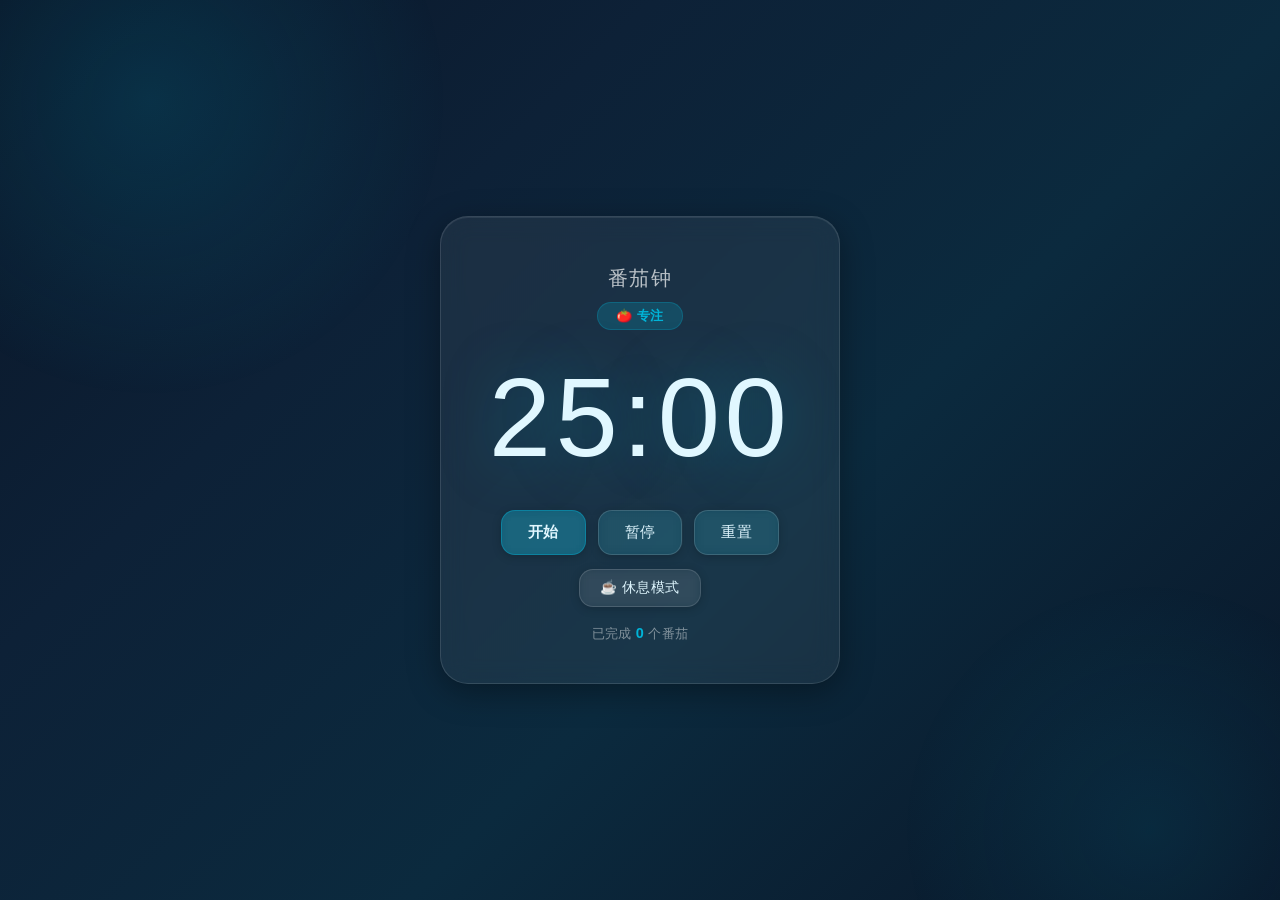
<file: pomodoro.html>
<!DOCTYPE html>
<html lang="zh-CN">
<head>
<meta charset="UTF-8">
<meta name="viewport" content="width=device-width, initial-scale=1.0">
<title>🍅 番茄钟</title>
<style>
  /* ===== Reset & Base ===== */
  *, *::before, *::after { box-sizing: border-box; margin: 0; padding: 0; }

  body {
    min-height: 100vh;
    display: flex;
    align-items: center;
    justify-content: center;
    font-family: 'Segoe UI', 'PingFang SC', 'Microsoft YaHei', sans-serif;
    /* 柔和的渐变背景，给玻璃质感提供"背后内容" */
    background: linear-gradient(135deg, #0a1628 0%, #0d2137 30%, #0b2a3e 60%, #0a1628 100%);
    /* 动态光斑 */
    overflow: hidden;
    user-select: none;
  }

  /* 背景动态光斑 */
  body::before {
    content: '';
    position: fixed;
    width: 600px; height: 600px;
    border-radius: 50%;
    background: radial-gradient(circle, rgba(0,180,216,0.15) 0%, transparent 70%);
    top: -200px; left: -150px;
    animation: floatBlob1 20s ease-in-out infinite;
    pointer-events: none;
  }
  body::after {
    content: '';
    position: fixed;
    width: 500px; height: 500px;
    border-radius: 50%;
    background: radial-gradient(circle, rgba(0,180,216,0.1) 0%, transparent 70%);
    bottom: -180px; right: -120px;
    animation: floatBlob2 25s ease-in-out infinite;
    pointer-events: none;
  }
  @keyframes floatBlob1 {
    0%, 100% { transform: translate(0, 0) scale(1); }
    33% { transform: translate(80px, 60px) scale(1.15); }
    66% { transform: translate(-30px, 40px) scale(0.9); }
  }
  @keyframes floatBlob2 {
    0%, 100% { transform: translate(0, 0) scale(1); }
    33% { transform: translate(-60px, -50px) scale(1.2); }
    66% { transform: translate(40px, -30px) scale(0.85); }
  }

  /* ===== 主卡片 —— 玻璃质感 ===== */
  .card {
    position: relative;
    z-index: 1;
    background: rgba(255, 255, 255, 0.06);
    backdrop-filter: blur(12px);
    -webkit-backdrop-filter: blur(12px);
    border: 1px solid rgba(255, 255, 255, 0.12);
    border-radius: 28px;
    padding: 48px 44px 40px;
    min-width: 400px;
    box-shadow:
      0 8px 32px rgba(0, 0, 0, 0.35),
      inset 0 1px 0 rgba(255, 255, 255, 0.08);
    text-align: center;
    transition: box-shadow 0.4s;
  }

  /* ===== 标题 ===== */
  .title {
    font-size: 1.25rem;
    font-weight: 500;
    color: rgba(255, 255, 255, 0.7);
    letter-spacing: 0.06em;
    margin-bottom: 10px;
  }
  .mode-badge {
    display: inline-block;
    padding: 4px 18px;
    border-radius: 20px;
    font-size: 0.82rem;
    font-weight: 600;
    letter-spacing: 0.04em;
    margin-bottom: 16px;
    background: rgba(0, 180, 216, 0.2);
    color: #00B4D8;
    border: 1px solid rgba(0, 180, 216, 0.25);
    transition: all 0.35s;
  }
  .mode-badge.break {
    background: rgba(144, 200, 80, 0.2);
    color: #90c850;
    border-color: rgba(144, 200, 80, 0.25);
  }

  /* ===== 时间显示 ===== */
  .timer {
    font-size: 7rem;
    font-weight: 200;
    font-variant-numeric: tabular-nums;
    color: #e0f7ff;
    letter-spacing: 0.04em;
    line-height: 1.15;
    text-shadow: 0 0 60px rgba(0, 180, 216, 0.35);
    margin: 8px 0 28px;
    transition: color 0.4s, text-shadow 0.4s;
  }
  .timer.break {
    color: #d8f0c0;
    text-shadow: 0 0 50px rgba(144, 200, 80, 0.3);
  }
  .timer.warning {
    animation: pulse 1s ease-in-out infinite;
  }
  @keyframes pulse {
    0%, 100% { opacity: 1; }
    50% { opacity: 0.55; }
  }

  /* ===== 按钮区 ===== */
  .btn-row {
    display: flex;
    gap: 12px;
    justify-content: center;
    flex-wrap: wrap;
    margin-bottom: 14px;
  }

  .btn {
    padding: 11px 26px;
    border-radius: 14px;
    border: 1px solid rgba(255, 255, 255, 0.15);
    font-size: 0.95rem;
    font-weight: 500;
    letter-spacing: 0.03em;
    cursor: pointer;
    color: #e0f7ff;
    background: rgba(0, 180, 216, 0.15);
    backdrop-filter: blur(6px);
    -webkit-backdrop-filter: blur(6px);
    box-shadow: 0 2px 10px rgba(0,0,0,0.2);
    transition: transform 0.18s, background 0.25s, box-shadow 0.25s, border-color 0.25s;
    outline: none;
  }
  .btn:hover {
    transform: scale(1.06);
    background: rgba(0, 180, 216, 0.28);
    border-color: rgba(0, 180, 216, 0.45);
    box-shadow: 0 4px 18px rgba(0, 180, 216, 0.2);
  }
  .btn:active {
    transform: scale(0.94);
    transition: transform 0.08s;
  }

  /* 主要按钮 */
  .btn--primary {
    background: rgba(0, 180, 216, 0.32);
    border-color: rgba(0, 180, 216, 0.4);
    font-weight: 600;
  }
  .btn--primary:hover {
    background: rgba(0, 180, 216, 0.5);
  }

  /* 模式切换按钮 */
  .btn--mode {
    background: rgba(255, 255, 255, 0.05);
    font-size: 0.85rem;
    padding: 9px 20px;
  }
  .btn--mode:hover {
    background: rgba(255, 255, 255, 0.1);
  }

  /* ===== 番茄计数 ===== */
  .counter {
    margin-top: 18px;
    font-size: 0.82rem;
    color: rgba(255, 255, 255, 0.45);
    letter-spacing: 0.03em;
  }
  .counter span {
    color: #00B4D8;
    font-weight: 600;
    font-size: 1.1em;
  }

  /* ===== 通知卡片 ===== */
  .toast {
    position: fixed;
    top: 30px;
    left: 50%;
    transform: translateX(-50%) translateY(-120px);
    z-index: 100;
    padding: 16px 32px;
    border-radius: 16px;
    background: rgba(0, 180, 216, 0.18);
    backdrop-filter: blur(14px);
    -webkit-backdrop-filter: blur(14px);
    border: 1px solid rgba(0, 180, 216, 0.35);
    box-shadow: 0 8px 28px rgba(0, 0, 0, 0.3);
    color: #e0f7ff;
    font-size: 1rem;
    font-weight: 500;
    letter-spacing: 0.04em;
    pointer-events: none;
    opacity: 0;
    transition: transform 0.45s cubic-bezier(0.22, 0.61, 0.36, 1),
                opacity 0.35s;
  }
  .toast.show {
    transform: translateX(-50%) translateY(0);
    opacity: 1;
  }
  .toast.break-toast {
    background: rgba(144, 200, 80, 0.18);
    border-color: rgba(144, 200, 80, 0.35);
  }
</style>
</head>
<body>

<div class="card">
  <div class="title">番茄钟</div>
  <div class="mode-badge" id="badge">🍅 专注</div>

  <div class="timer" id="timer">25:00</div>

  <div class="btn-row">
    <button class="btn btn--primary" id="btnStart" title="开始计时">开始</button>
    <button class="btn" id="btnPause" title="暂停计时">暂停</button>
    <button class="btn" id="btnReset" title="重置计时">重置</button>
  </div>

  <div class="btn-row">
    <button class="btn btn--mode" id="btnMode" title="切换到休息模式">☕ 休息模式</button>
  </div>

  <div class="counter">已完成 <span id="doneCount">0</span> 个番茄</div>
</div>

<div class="toast" id="toast"></div>

<script>
(function () {
  'use strict';

  /* ===== DOM 引用 ===== */
  const elTimer    = document.getElementById('timer');
  const elBadge    = document.getElementById('badge');
  const elBtnStart = document.getElementById('btnStart');
  const elBtnPause = document.getElementById('btnPause');
  const elBtnMode  = document.getElementById('btnMode');
  const elBtnReset = document.getElementById('btnReset');
  const elDone     = document.getElementById('doneCount');
  const elToast    = document.getElementById('toast');

  /* ===== 常量 ===== */
  const FOCUS_SECONDS = 25 * 60;  // 25:00
  const BREAK_SECONDS =  5 * 60;  //  5:00
  const STORAGE_KEY   = 'pomodoro_state';

  /* ===== 状态 ===== */
  let mode        = 'focus';       // 'focus' | 'break'
  let remaining   = FOCUS_SECONDS; // 当前剩余秒数
  let running     = false;         // 是否正在倒计时
  let intervalId  = null;          // setInterval 句柄
  let deadline    = null;          // Date.now() + remaining*1000（用于抗漂移）
  let doneCount   = 0;             // 已完成番茄数
  let notificationGranted = false; // 通知权限

  /* ===== 工具函数 ===== */
  function fmt(seconds) {
    const m = Math.floor(seconds / 60);
    const s = seconds % 60;
    return String(m).padStart(2, '0') + ':' + String(s).padStart(2, '0');
  }

  function totalSeconds(modeFlag) {
    return modeFlag === 'focus' ? FOCUS_SECONDS : BREAK_SECONDS;
  }

  /* ===== 音效（Web Audio API，无需外部文件）===== */
  var audioCtx = null;
  function getCtx() {
    if (!audioCtx) audioCtx = new (window.AudioContext || window.webkitAudioContext)();
    // 某些浏览器需要 resume（自动播放策略）
    if (audioCtx.state === 'suspended') audioCtx.resume();
    return audioCtx;
  }

  // 短促点击音
  function playClick() {
    try {
      var ctx = getCtx();
      var t = ctx.currentTime;
      var osc = ctx.createOscillator();
      var gain = ctx.createGain();
      osc.type = 'sine';
      osc.frequency.setValueAtTime(800, t);
      osc.frequency.exponentialRampToValueAtTime(400, t + 0.08);
      gain.gain.setValueAtTime(0.12, t);
      gain.gain.exponentialRampToValueAtTime(0.001, t + 0.1);
      osc.connect(gain).connect(ctx.destination);
      osc.start(t);
      osc.stop(t + 0.1);
    } catch (_) {}
  }

  // 开始计时 —— 上升音
  function playStart() {
    try {
      var ctx = getCtx();
      var t = ctx.currentTime;
      var osc = ctx.createOscillator();
      var gain = ctx.createGain();
      osc.type = 'sine';
      osc.frequency.setValueAtTime(440, t);
      osc.frequency.exponentialRampToValueAtTime(880, t + 0.2);
      gain.gain.setValueAtTime(0.15, t);
      gain.gain.exponentialRampToValueAtTime(0.001, t + 0.3);
      osc.connect(gain).connect(ctx.destination);
      osc.start(t);
      osc.stop(t + 0.3);
    } catch (_) {}
  }

  // 倒计时归零 —— 双音符提示音
  function playChime(focusDone) {
    try {
      var ctx = getCtx();
      var t = ctx.currentTime;
      var notes = focusDone
        ? [523, 659, 784]  // C5 E5 G5 —— 番茄完成，明亮
        : [440, 554, 660]; // A4 C#5 E5 —— 休息结束，温和
      notes.forEach(function (freq, i) {
        var osc = ctx.createOscillator();
        var gain = ctx.createGain();
        var startT = t + i * 0.15;
        osc.type = 'sine';
        osc.frequency.value = freq;
        gain.gain.setValueAtTime(0.16, startT);
        gain.gain.exponentialRampToValueAtTime(0.001, startT + 0.35);
        osc.connect(gain).connect(ctx.destination);
        osc.start(startT);
        osc.stop(startT + 0.4);
      });
    } catch (_) {}
  }

  /* ===== UI 更新 ===== */
  function updateUI() {
    elTimer.textContent = fmt(remaining);

    // 模式徽章
    if (mode === 'focus') {
      elBadge.textContent = '🍅 专注';
      elBadge.classList.remove('break');
      elTimer.classList.remove('break');
    } else {
      elBadge.textContent = '☕ 休息';
      elBadge.classList.add('break');
      elTimer.classList.add('break');
    }

    // 按钮文字
    elBtnMode.textContent = mode === 'focus' ? '☕ 休息模式' : '🍅 番茄模式';
    elBtnStart.textContent = '开始';

    // 最后 10 秒警告
    elTimer.classList.toggle('warning', running && remaining <= 10 && remaining > 0);

    // 计数
    elDone.textContent = doneCount;
  }

  /* ===== 定时器控制 ===== */
  function stopTimer() {
    if (intervalId !== null) {
      clearInterval(intervalId);
      intervalId = null;
    }
    running = false;
    deadline = null;
  }

  function tick() {
    if (!running || deadline === null) return;

    const now = Date.now();
    const left = Math.max(0, Math.round((deadline - now) / 1000));
    remaining = left;

    updateUI();
    persist();

    if (remaining <= 0) {
      // 倒计时归零
      stopTimer();
      switchMode();
    }
  }

  function startTimer() {
    if (running) return;

    // 如果已经归零，先重置
    if (remaining <= 0) {
      remaining = totalSeconds(mode);
      updateUI();
    }

    playStart();
    deadline = Date.now() + remaining * 1000;
    running = true;
    intervalId = setInterval(tick, 250); // 高频刷新保证 UI 流畅
    updateUI();
    persist();

    // 提前请求通知权限
    requestNotification();
  }

  function pauseTimer() {
    if (!running) return;
    // 先计算剩余时间，再停止（stopTimer 会清掉 deadline）
    remaining = Math.max(0, Math.round((deadline - Date.now()) / 1000));
    playClick();
    stopTimer();
    updateUI();
    persist();
  }

  function resetTimer() {
    playClick();
    stopTimer();
    remaining = totalSeconds(mode);
    deadline = null;
    updateUI();
    persist();
  }

  /* ===== 模式切换 ===== */
  function switchMode() {
    const wasFocus = mode === 'focus';

    if (wasFocus) {
      // 完成一个番茄！
      doneCount++;
    }

    // 切换模式
    mode = wasFocus ? 'break' : 'focus';
    remaining = totalSeconds(mode);
    deadline = null;
    running = false;
    updateUI();
    persist();

    // 音效
    playChime(wasFocus);

    // 桌面通知
    showNotification(
      wasFocus ? '🍅 番茄完成！休息一下吧~' : '☕ 休息结束，开始新番茄！',
      wasFocus ? 'toast' : 'toast break-toast'
    );

    // 短暂弹入动画
    showToast(wasFocus ? '🍅 专注完成，休息 5 分钟 ☕' : '☕ 休息结束，回到专注 🍅',
              wasFocus ? '' : 'break-toast');
  }

  function toggleMode() {
    playClick();
    if (running) {
      // 运行中切换：先停，再切
      stopTimer();
    }
    mode = mode === 'focus' ? 'break' : 'focus';
    remaining = totalSeconds(mode);
    deadline = null;
    updateUI();
    persist();
  }

  /* ===== 桌面通知 ===== */
  function requestNotification() {
    if (!('Notification' in window)) return;
    if (Notification.permission === 'granted') {
      notificationGranted = true;
      return;
    }
    if (Notification.permission === 'default') {
      Notification.requestPermission().then(function (p) {
        if (p === 'granted') notificationGranted = true;
      });
    }
  }

  function showNotification(body, toastClass) {
    // 浏览器桌面通知
    if (notificationGranted && 'Notification' in window && document.hidden) {
      try { new Notification('番茄钟', { body: body, icon: '🍅' }); } catch (_) {}
    }
  }

  /* ===== Toast 弹入动画 ===== */
  let toastTimer = null;
  function showToast(message, extraClass) {
    if (toastTimer) { clearTimeout(toastTimer); toastTimer = null; }
    elToast.textContent = message;
    elToast.className = 'toast ' + extraClass;
    // 强制回流后加入 show
    void elToast.offsetWidth;
    elToast.classList.add('show');
    toastTimer = setTimeout(function () {
      elToast.classList.remove('show');
      toastTimer = null;
    }, 2200);
  }

  /* ===== localStorage 持久化 ===== */
  function persist() {
    try {
      var data = {
        mode:      mode,
        remaining: remaining,
        running:   running,
        deadline:  deadline,
        doneCount: doneCount
      };
      localStorage.setItem(STORAGE_KEY, JSON.stringify(data));
    } catch (_) { /* 忽略存储错误 */ }
  }

  function restore() {
    try {
      var raw = localStorage.getItem(STORAGE_KEY);
      if (!raw) return;
      var data = JSON.parse(raw);
      mode      = data.mode      || 'focus';
      doneCount = data.doneCount || 0;

      if (data.running && data.deadline) {
        // 曾经在运行：根据 deadline 恢复
        var now = Date.now();
        var left = Math.round((data.deadline - now) / 1000);
        if (left > 0) {
          remaining = left;
          running   = true;
          deadline  = data.deadline;
          intervalId = setInterval(tick, 250);
        } else {
          // 已经超时，视为归零
          remaining = 0;
          running   = false;
          deadline  = null;
          // 触发切换
          switchModeAfterRestore();
        }
      } else {
        remaining = data.remaining != null ? data.remaining : totalSeconds(mode);
        running   = false;
        deadline  = null;
      }
    } catch (_) {
      remaining = totalSeconds(mode);
    }
    updateUI();
  }

  function switchModeAfterRestore() {
    // 页面加载时如果发现已超时，自动切换模式
    const wasFocus = mode === 'focus';
    if (wasFocus) doneCount++;
    mode = wasFocus ? 'break' : 'focus';
    remaining = totalSeconds(mode);
    running = false;
    deadline = null;
    updateUI();
    persist();
    showToast(wasFocus ? '🍅 专注完成，休息 5 分钟 ☕' : '☕ 休息结束，回到专注 🍅',
              wasFocus ? '' : 'break-toast');
  }

  /* ===== 事件绑定 ===== */
  elBtnStart.addEventListener('click', startTimer);
  elBtnPause.addEventListener('click', pauseTimer);
  elBtnReset.addEventListener('click', resetTimer);
  elBtnMode.addEventListener('click', toggleMode);

  // 键盘快捷键：空格 = 开始/暂停，R = 重置
  document.addEventListener('keydown', function (e) {
    if (e.target.tagName === 'INPUT' || e.target.tagName === 'TEXTAREA') return;
    if (e.code === 'Space') {
      e.preventDefault();
      running ? pauseTimer() : startTimer();
    }
    if (e.code === 'KeyR' && !e.ctrlKey && !e.metaKey) {
      e.preventDefault();
      resetTimer();
    }
  });

  // 页面即将关闭时保存最新状态（包含准确的 remaining）
  window.addEventListener('beforeunload', function () {
    if (running && deadline) {
      remaining = Math.max(0, Math.round((deadline - Date.now()) / 1000));
    }
    persist();
  });

  // 初始请求通知权限（非阻塞）
  requestNotification();

  /* ===== 启动 ===== */
  restore();
})();
</script>

</body>
</html>
</file>
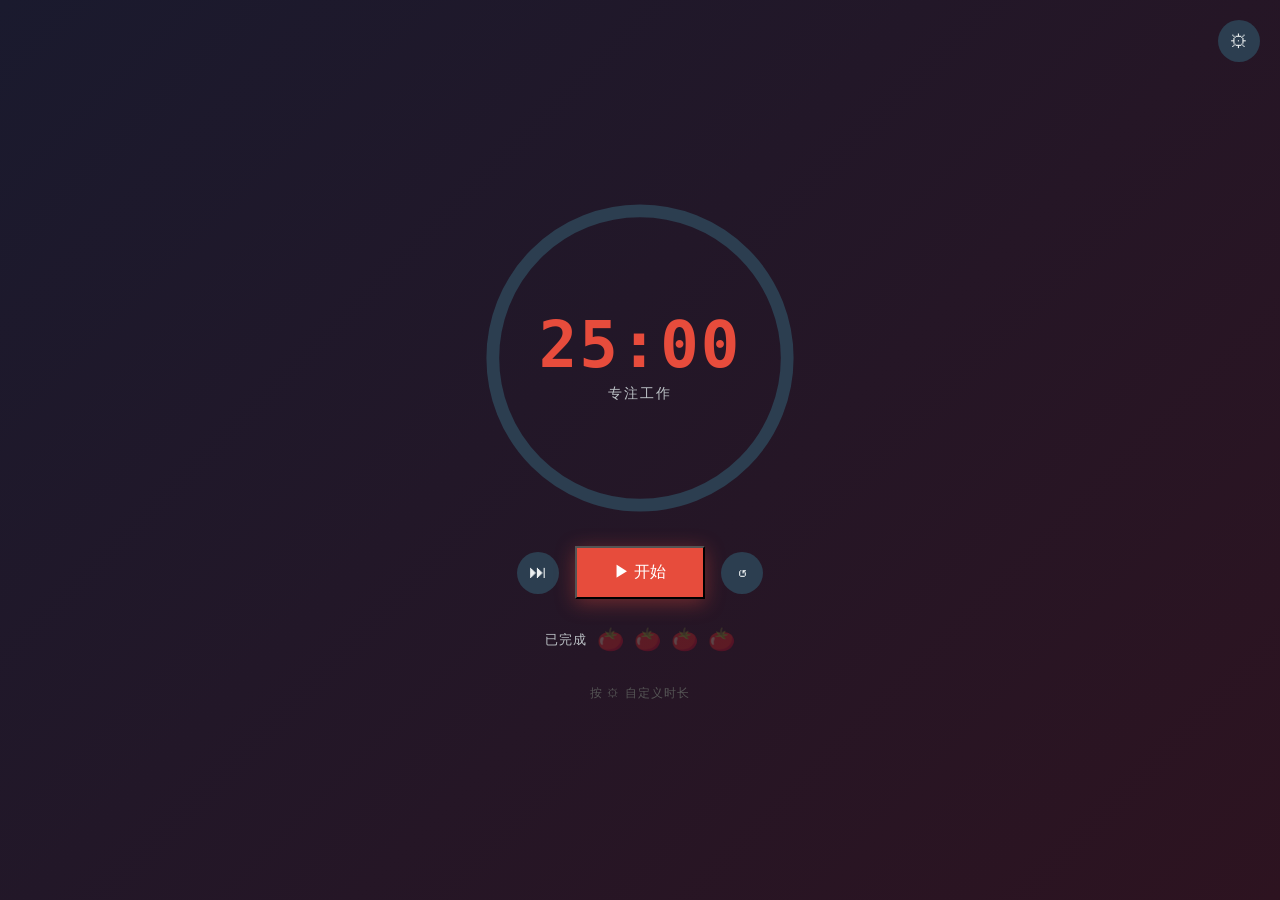
<file: 番茄钟.html>
<!DOCTYPE html>
<html lang="zh-CN">
<head>
<meta charset="UTF-8">
<meta name="viewport" content="width=device-width, initial-scale=1.0">
<title>番茄钟 | Pomodoro Timer</title>
<style>
  :root {
    --work: #E74C3C;
    --work-light: #FADBD8;
    --short-break: #2ECC71;
    --short-break-light: #D5F5E3;
    --long-break: #3498DB;
    --long-break-light: #D6EAF8;
    --bg: #1a1a2e;
    --card: #16213e;
    --text: #ecf0f1;
    --text-secondary: #bdc3c7;
    --ring-bg: #2c3e50;
    --btn-bg: #2c3e50;
    --btn-hover: #34495e;
    --shadow: 0 10px 40px rgba(0,0,0,0.3);
  }

  * { margin: 0; padding: 0; box-sizing: border-box; }

  body {
    font-family: 'Segoe UI', 'PingFang SC', 'Microsoft YaHei', sans-serif;
    background: var(--bg);
    color: var(--text);
    min-height: 100vh;
    display: flex;
    justify-content: center;
    align-items: center;
    user-select: none;
    -webkit-user-select: none;
    transition: background 0.6s ease;
  }

  body.work-bg { background: linear-gradient(135deg, #1a1a2e 0%, #2d1320 100%); }
  body.short-break-bg { background: linear-gradient(135deg, #1a1a2e 0%, #0d2b18 100%); }
  body.long-break-bg { background: linear-gradient(135deg, #1a1a2e 0%, #0d1b2d 100%); }

  .app {
    display: flex;
    flex-direction: column;
    align-items: center;
    gap: 28px;
    padding: 20px;
  }

  /* ---- Timer Ring ---- */
  .timer-container {
    position: relative;
    width: 320px;
    height: 320px;
  }

  .ring-svg {
    transform: rotate(-90deg);
    width: 100%;
    height: 100%;
  }

  .ring-bg {
    fill: none;
    stroke: var(--ring-bg);
    stroke-width: 8;
  }

  .ring-progress {
    fill: none;
    stroke: var(--work);
    stroke-width: 8;
    stroke-linecap: round;
    transition: stroke 0.4s ease, stroke-dashoffset 0.3s linear;
  }

  .ring-progress.work { stroke: var(--work); }
  .ring-progress.short-break { stroke: var(--short-break); }
  .ring-progress.long-break { stroke: var(--long-break); }

  .timer-display {
    position: absolute;
    top: 50%; left: 50%;
    transform: translate(-50%, -50%);
    text-align: center;
  }

  .time {
    font-size: 64px;
    font-weight: 700;
    letter-spacing: 2px;
    font-variant-numeric: tabular-nums;
    font-family: 'SF Mono', 'Fira Code', 'Consolas', monospace;
    line-height: 1;
  }

  .time.work { color: var(--work); }
  .time.short-break { color: var(--short-break); }
  .time.long-break { color: var(--long-break); }

  .status-label {
    font-size: 14px;
    margin-top: 8px;
    letter-spacing: 2px;
    text-transform: uppercase;
    color: var(--text-secondary);
  }

  /* ---- Controls ---- */
  .controls {
    display: flex;
    gap: 16px;
    align-items: center;
  }

  .btn {
    border: none;
    outline: none;
    cursor: pointer;
    font-size: 15px;
    font-family: inherit;
    padding: 12px 28px;
    border-radius: 50px;
    font-weight: 600;
    letter-spacing: 1px;
    transition: all 0.25s ease;
    display: flex;
    align-items: center;
    gap: 8px;
  }

  .btn-primary {
    background: var(--work);
    color: #fff;
    box-shadow: 0 4px 20px rgba(231,76,60,0.4);
    min-width: 130px;
    justify-content: center;
    font-size: 16px;
    padding: 14px 32px;
  }
  .btn-primary:hover { transform: translateY(-2px); box-shadow: 0 6px 28px rgba(231,76,60,0.55); }
  .btn-primary:active { transform: translateY(0); }

  .btn-primary.short-break { background: var(--short-break); box-shadow: 0 4px 20px rgba(46,204,113,0.4); }
  .btn-primary.short-break:hover { box-shadow: 0 6px 28px rgba(46,204,113,0.55); }
  .btn-primary.long-break { background: var(--long-break); box-shadow: 0 4px 20px rgba(52,152,219,0.4); }
  .btn-primary.long-break:hover { box-shadow: 0 6px 28px rgba(52,152,219,0.55); }

  .btn-secondary {
    background: var(--btn-bg);
    color: var(--text);
    padding: 10px 20px;
    font-size: 14px;
  }
  .btn-secondary:hover { background: var(--btn-hover); transform: translateY(-1px); }
  .btn-secondary:active { transform: translateY(0); }

  .btn-icon {
    width: 42px; height: 42px;
    padding: 0;
    border-radius: 50%;
    justify-content: center;
    font-size: 18px;
    background: var(--btn-bg);
    color: var(--text);
    border: none;
    cursor: pointer;
    transition: all 0.25s ease;
  }
  .btn-icon:hover { background: var(--btn-hover); transform: translateY(-1px); }

  /* ---- Session Dots ---- */
  .sessions {
    display: flex;
    gap: 10px;
    align-items: center;
  }
  .sessions .dot {
    font-size: 22px;
    opacity: 0.25;
    transition: all 0.3s ease;
  }
  .sessions .dot.completed { opacity: 1; transform: scale(1.15); }

  .session-label {
    font-size: 13px;
    color: var(--text-secondary);
    letter-spacing: 1px;
  }

  /* ---- Settings Modal ---- */
  .overlay {
    position: fixed;
    top: 0; left: 0; right: 0; bottom: 0;
    background: rgba(0,0,0,0.5);
    backdrop-filter: blur(4px);
    display: none;
    justify-content: center;
    align-items: center;
    z-index: 10;
  }
  .overlay.open { display: flex; }

  .modal {
    background: var(--card);
    border-radius: 20px;
    padding: 32px;
    width: 340px;
    box-shadow: var(--shadow);
    display: flex;
    flex-direction: column;
    gap: 20px;
  }

  .modal h3 {
    font-size: 20px;
    text-align: center;
    letter-spacing: 1px;
  }

  .setting-row {
    display: flex;
    justify-content: space-between;
    align-items: center;
  }
  .setting-row label {
    font-size: 15px;
    color: var(--text-secondary);
  }
  .setting-row input {
    width: 70px;
    padding: 8px 12px;
    border-radius: 10px;
    border: 1px solid #4a5568;
    background: var(--bg);
    color: var(--text);
    font-size: 15px;
    text-align: center;
    font-family: inherit;
    outline: none;
    transition: border-color 0.2s;
  }
  .setting-row input:focus { border-color: var(--work); }

  .modal-buttons {
    display: flex;
    gap: 12px;
    justify-content: flex-end;
    margin-top: 8px;
  }

  .btn-small {
    padding: 8px 20px;
    border-radius: 20px;
    border: none;
    cursor: pointer;
    font-size: 14px;
    font-family: inherit;
    font-weight: 600;
    transition: all 0.2s;
  }
  .btn-save {
    background: var(--work);
    color: #fff;
  }
  .btn-save:hover { opacity: 0.9; }
  .btn-cancel {
    background: var(--btn-bg);
    color: var(--text);
  }
  .btn-cancel:hover { background: var(--btn-hover); }

  /* ---- Footer text ---- */
  .footer-text {
    font-size: 12px;
    color: #555;
    margin-top: 4px;
    letter-spacing: 1px;
  }

  @media (max-width: 400px) {
    .timer-container { width: 260px; height: 260px; }
    .time { font-size: 50px; }
    .btn { padding: 10px 20px; font-size: 14px; }
    .btn-primary { min-width: 110px; font-size: 15px; padding: 12px 24px; }
    .controls { gap: 10px; }
  }
</style>
</head>
<body class="work-bg">

<div class="app">
  <!-- Timer Ring -->
  <div class="timer-container">
    <svg class="ring-svg" viewBox="0 0 200 200">
      <circle class="ring-bg" cx="100" cy="100" r="92"/>
      <circle class="ring-progress work" id="ring" cx="100" cy="100" r="92"
              stroke-dasharray="578.053" stroke-dashoffset="0"/>
    </svg>
    <div class="timer-display">
      <div class="time work" id="time">25:00</div>
      <div class="status-label" id="status-label">专注工作</div>
    </div>
  </div>

  <!-- Controls -->
  <div class="controls">
    <button class="btn-icon" id="btnSkip" title="跳过">⏭</button>
    <button class="btn-primary work" id="btnStart">
      <span id="btnIcon">▶</span>
      <span id="btnText">开始</span>
    </button>
    <button class="btn-icon" id="btnReset" title="重置">↺</button>
  </div>

  <!-- Session Tracker -->
  <div class="sessions" id="sessions">
    <span class="session-label">已完成</span>
    <span class="dot" data-n="1">🍅</span>
    <span class="dot" data-n="2">🍅</span>
    <span class="dot" data-n="3">🍅</span>
    <span class="dot" data-n="4">🍅</span>
  </div>

  <!-- Settings Gear -->
  <button class="btn-icon" id="btnSettings" title="设置" style="position:fixed;top:20px;right:20px;">⚙</button>
  <div class="footer-text">按 ⚙ 自定义时长</div>
</div>

<!-- Settings Overlay -->
<div class="overlay" id="overlay">
  <div class="modal">
    <h3>⚙ 设置</h3>
    <div class="setting-row">
      <label>工作时间（分钟）</label>
      <input type="number" id="setWork" min="1" max="120" value="25">
    </div>
    <div class="setting-row">
      <label>短休息（分钟）</label>
      <input type="number" id="setShortBreak" min="1" max="60" value="5">
    </div>
    <div class="setting-row">
      <label>长休息（分钟）</label>
      <input type="number" id="setLongBreak" min="1" max="120" value="15">
    </div>
    <div class="modal-buttons">
      <button class="btn-small btn-cancel" id="btnCancel">取消</button>
      <button class="btn-small btn-save" id="btnSave">保存</button>
    </div>
  </div>
</div>

<script>
// ── Audio Engine ──
function playChime() {
  const ctx = new (window.AudioContext || window.webkitAudioContext)();
  const notes = [523.25, 659.25, 783.99, 1046.5]; // C5 E5 G5 C6
  notes.forEach((freq, i) => {
    const osc = ctx.createOscillator();
    const gain = ctx.createGain();
    osc.type = 'sine';
    osc.frequency.value = freq;
    gain.gain.setValueAtTime(0.3, ctx.currentTime + i * 0.15);
    gain.gain.exponentialRampToValueAtTime(0.001, ctx.currentTime + i * 0.15 + 0.4);
    osc.connect(gain);
    gain.connect(ctx.destination);
    osc.start(ctx.currentTime + i * 0.15);
    osc.stop(ctx.currentTime + i * 0.15 + 0.4);
  });
}

// ── Notification ──
function notify(title, body) {
  if (Notification.permission === 'granted') {
    new Notification(title, { body, icon: '🍅' });
  } else if (Notification.permission === 'default') {
    Notification.requestPermission().then(p => {
      if (p === 'granted') new Notification(title, { body, icon: '🍅' });
    });
  }
}

// ── Settings ──
const DEFAULT = { work: 25, shortBreak: 5, longBreak: 15 };
let settings = loadSettings();

function loadSettings() {
  try {
    const s = localStorage.getItem('pomodoro-settings');
    return s ? { ...DEFAULT, ...JSON.parse(s) } : { ...DEFAULT };
  } catch { return { ...DEFAULT }; }
}

function saveSettings() {
  localStorage.setItem('pomodoro-settings', JSON.stringify(settings));
}

// ── State ──
const CIRCUMFERENCE = 2 * Math.PI * 92; // ~578.053
const STATES = { WORK: 'work', SHORT_BREAK: 'short-break', LONG_BREAK: 'long-break' };

let currentState = STATES.WORK;
let timeLeft = settings.work * 60;
let totalTime = settings.work * 60;
let completedSessions = 0;
let timerInterval = null;
let isRunning = false;

// ── DOM refs ──
const $ring = document.getElementById('ring');
const $time = document.getElementById('time');
const $statusLabel = document.getElementById('status-label');
const $btnStart = document.getElementById('btnStart');
const $btnIcon = document.getElementById('btnIcon');
const $btnText = document.getElementById('btnText');
const $body = document.body;
const $dots = document.querySelectorAll('.sessions .dot');
const $overlay = document.getElementById('overlay');
const $setWork = document.getElementById('setWork');
const $setShortBreak = document.getElementById('setShortBreak');
const $setLongBreak = document.getElementById('setLongBreak');

// ── Render ──
function formatTime(seconds) {
  const m = Math.floor(seconds / 60);
  const s = seconds % 60;
  return `${String(m).padStart(2, '0')}:${String(s).padStart(2, '0')}`;
}

function updateDisplay() {
  $time.textContent = formatTime(timeLeft);
  const progress = 1 - timeLeft / totalTime;
  $ring.style.strokeDashoffset = CIRCUMFERENCE * (1 - progress);
  document.title = `${formatTime(timeLeft)} - ${getStateLabel()} | 番茄钟`;

  // Update dots
  $dots.forEach(dot => {
    const n = parseInt(dot.dataset.n);
    dot.classList.toggle('completed', n <= completedSessions);
  });
}

function getStateLabel() {
  switch (currentState) {
    case STATES.WORK: return '专注工作';
    case STATES.SHORT_BREAK: return '短休息';
    case STATES.LONG_BREAK: return '长休息';
  }
}

function applyTheme() {
  // Remove all theme classes
  $ring.classList.remove('work', 'short-break', 'long-break');
  $time.classList.remove('work', 'short-break', 'long-break');
  $btnStart.classList.remove('work', 'short-break', 'long-break');
  $body.classList.remove('work-bg', 'short-break-bg', 'long-break-bg');

  // Apply current
  $ring.classList.add(currentState);
  $time.classList.add(currentState);
  $btnStart.classList.add(currentState);
  $body.classList.add(`${currentState}-bg`);
  $statusLabel.textContent = getStateLabel();
}

// ── Timer Logic ──
function setState(state) {
  currentState = state;
  switch (state) {
    case STATES.WORK:
      totalTime = settings.work * 60;
      break;
    case STATES.SHORT_BREAK:
      totalTime = settings.shortBreak * 60;
      break;
    case STATES.LONG_BREAK:
      totalTime = settings.longBreak * 60;
      break;
  }
  timeLeft = totalTime;
  applyTheme();
  updateDisplay();
}

function startTimer() {
  if (isRunning) return;
  isRunning = true;
  $btnIcon.textContent = '⏸';
  $btnText.textContent = '暂停';

  timerInterval = setInterval(() => {
    timeLeft--;
    updateDisplay();

    if (timeLeft <= 0) {
      clearInterval(timerInterval);
      isRunning = false;
      timerInterval = null;
      handleTimerEnd();
    }
  }, 1000);
}

function pauseTimer() {
  if (!isRunning) return;
  clearInterval(timerInterval);
  timerInterval = null;
  isRunning = false;
  $btnIcon.textContent = '▶';
  $btnText.textContent = '开始';
}

function resetTimer() {
  if (isRunning) pauseTimer();
  timeLeft = totalTime;
  updateDisplay();
}

function skipTimer() {
  if (isRunning) pauseTimer();
  handleTimerEnd();
}

function handleTimerEnd() {
  playChime();

  if (currentState === STATES.WORK) {
    completedSessions++;
    if (completedSessions % 4 === 0) {
      setState(STATES.LONG_BREAK);
      notify('🍅 番茄钟完成！', `已完成 ${completedSessions} 个番茄，该来一次长休息了~`);
    } else {
      setState(STATES.SHORT_BREAK);
      notify('🍅 番茄钟完成！', `已完成 ${completedSessions} 个番茄，休息一下吧~`);
    }
  } else {
    setState(STATES.WORK);
    notify('⏰ 休息结束！', '开始新的番茄钟吧！');
  }

  updateDisplay();
  $btnIcon.textContent = '▶';
  $btnText.textContent = '开始';
}

// ── Event Handlers ──
$btnStart.addEventListener('click', () => {
  if (isRunning) pauseTimer();
  else startTimer();
});

document.getElementById('btnReset').addEventListener('click', resetTimer);
document.getElementById('btnSkip').addEventListener('click', skipTimer);

// Settings
document.getElementById('btnSettings').addEventListener('click', () => {
  $setWork.value = settings.work;
  $setShortBreak.value = settings.shortBreak;
  $setLongBreak.value = settings.longBreak;
  $overlay.classList.add('open');
});

document.getElementById('btnCancel').addEventListener('click', () => {
  $overlay.classList.remove('open');
});

$overlay.addEventListener('click', (e) => {
  if (e.target === $overlay) $overlay.classList.remove('open');
});

document.getElementById('btnSave').addEventListener('click', () => {
  const w = Math.max(1, Math.min(120, parseInt($setWork.value) || 25));
  const sb = Math.max(1, Math.min(60, parseInt($setShortBreak.value) || 5));
  const lb = Math.max(1, Math.min(120, parseInt($setLongBreak.value) || 15));

  settings = { work: w, shortBreak: sb, longBreak: lb };
  saveSettings();
  $overlay.classList.remove('open');

  // Reset timer to new settings
  if (isRunning) pauseTimer();
  if (currentState === STATES.WORK) totalTime = settings.work * 60;
  else if (currentState === STATES.SHORT_BREAK) totalTime = settings.shortBreak * 60;
  else totalTime = settings.longBreak * 60;
  timeLeft = totalTime;
  updateDisplay();
});

// Keyboard shortcuts
document.addEventListener('keydown', (e) => {
  if (e.target.tagName === 'INPUT') return;
  switch (e.code) {
    case 'Space':
      e.preventDefault();
      if (isRunning) pauseTimer(); else startTimer();
      break;
    case 'KeyR':
      resetTimer();
      break;
    case 'KeyS':
      skipTimer();
      break;
  }
});

// ── Initialize ──
applyTheme();
updateDisplay();

// Request notification permission on first interaction
document.addEventListener('click', () => {
  if (Notification.permission === 'default') Notification.requestPermission();
}, { once: true });
</script>
</body>
</html>
</file>
